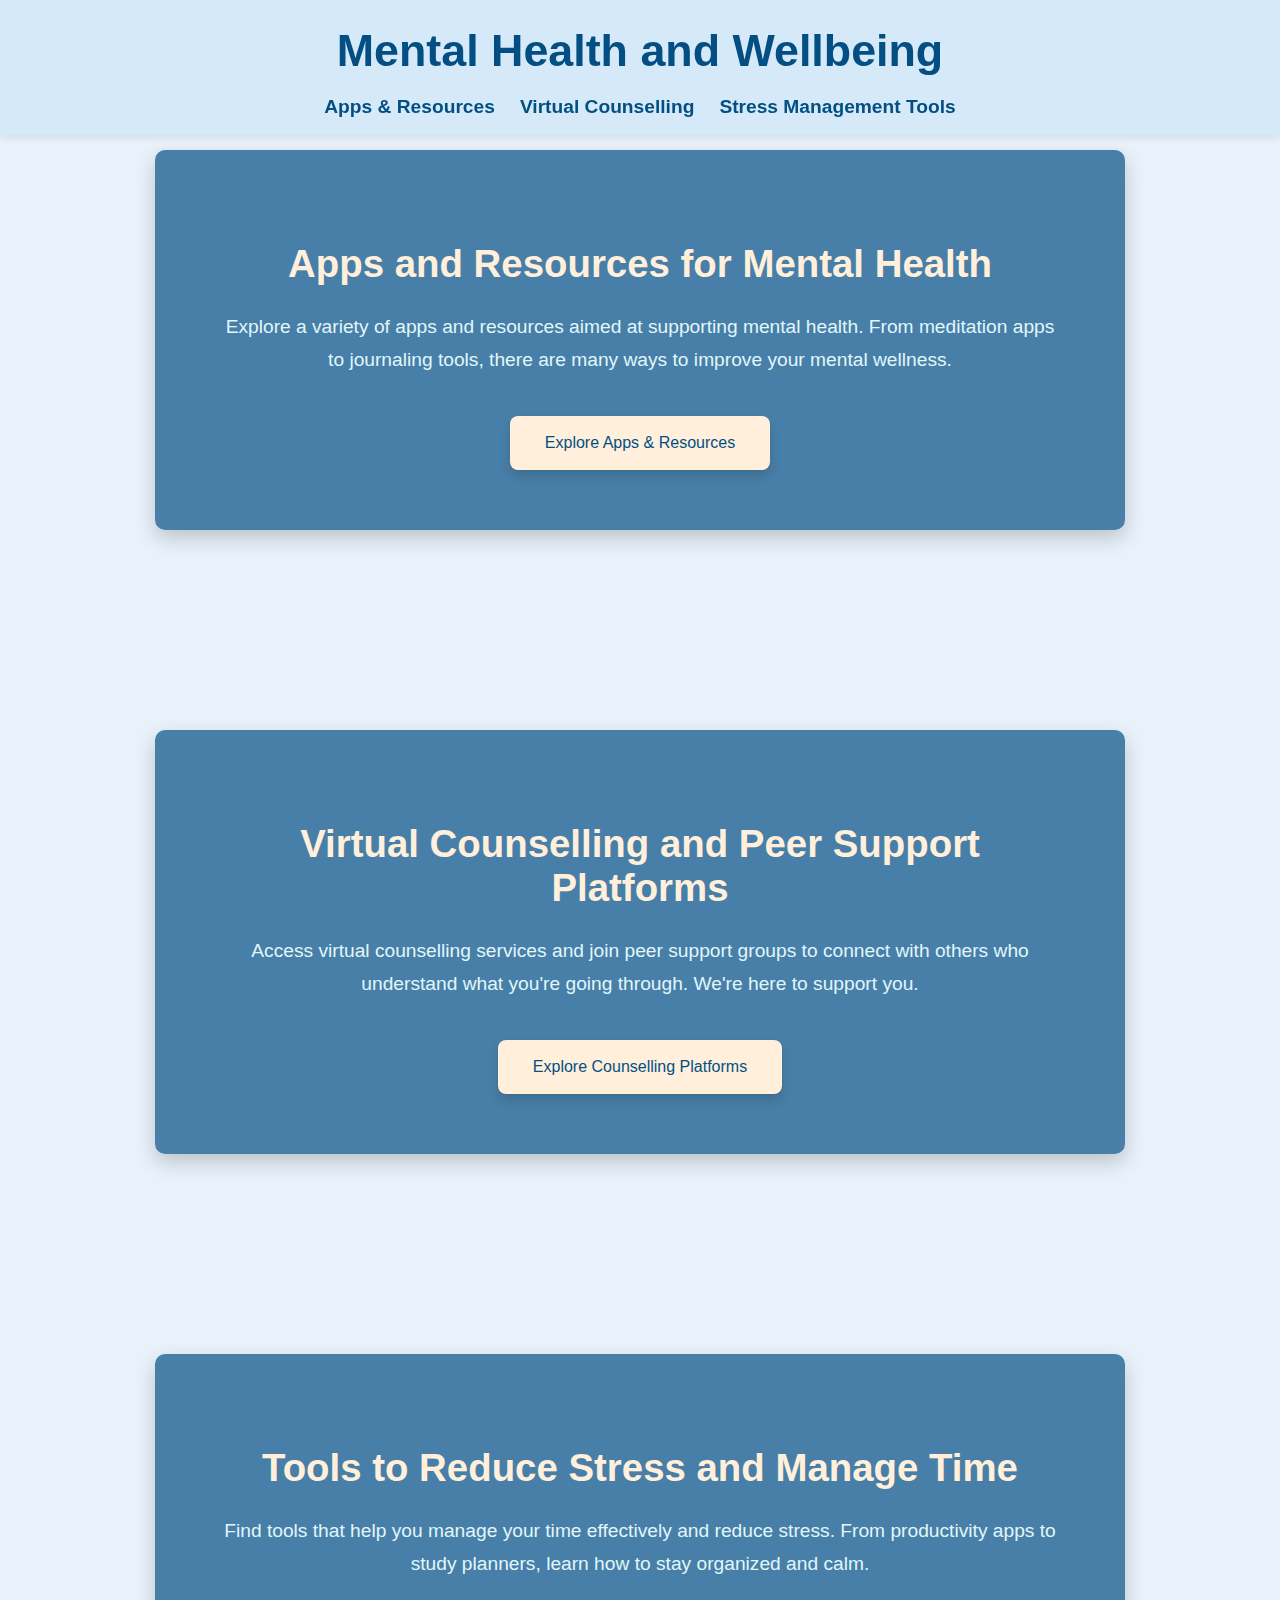
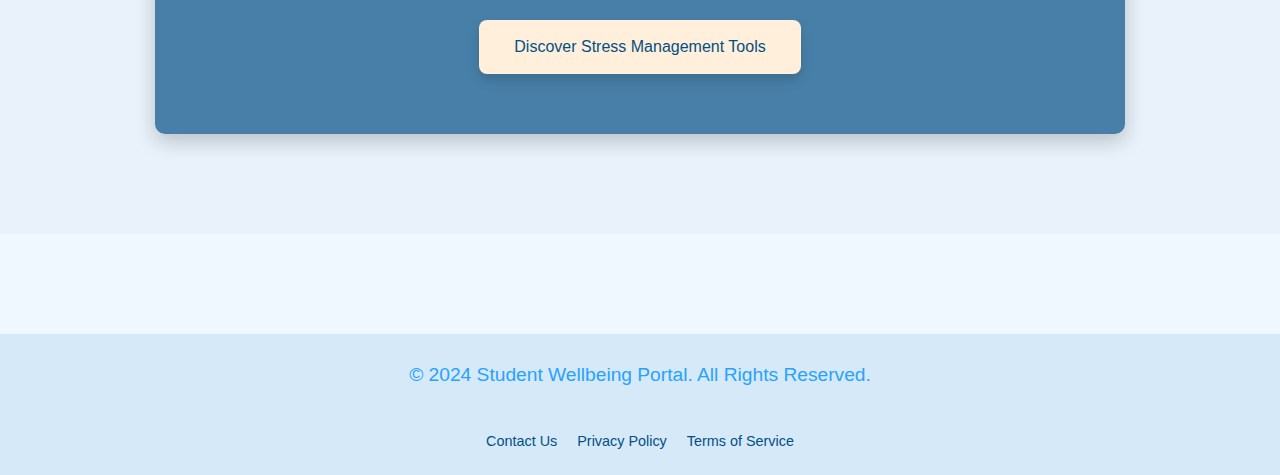
<file: index.html>
<!DOCTYPE html>
<html lang="en">
<head>
    <meta charset="UTF-8">
    <meta name="viewport" content="width=device-width, initial-scale=1.0">
    <title>Student Wellbeing Portal</title>
    <link rel="stylesheet" href="index.css">
</head>
<body>
    <header>
        <div class="header-container">
            <h1>Mental Health and Wellbeing</h1>
            <nav>
                <ul>
          <li><a href="#apps-resources" onclick="reloadAndScrollToSection('apps-resources')">Apps & Resources</a></li>
              <li><a href="#virtual-counselling" onclick="reloadAndScrollToSection('virtual-counselling')">Virtual Counselling</a></li>
               <li><a href="#stress-tools" onclick="reloadAndScrollToSection('stress-tools')">Stress Management Tools</a></li>
                </ul>
        </nav>
        </div>
    </header>

    <main>
        <section id="apps-resources" class="full-page-section">
            <div class="overlay">
        <div class="container">
           <h2>Apps and Resources for Mental Health</h2>
        <p>Explore a variety of apps and resources aimed at supporting mental health. From meditation apps to journaling tools, there are many ways to improve your mental wellness.</p>
                    <button class="explore-btn" onclick="handleButtonClick('apps-resources')">Explore Apps & Resources</button>
                </div>
            </div>
        </section>

        <section id="virtual-counselling" class="full-page-section">
            <div class="overlay">
                <div class="container">
             <h2>Virtual Counselling and Peer Support Platforms</h2>
                <p>Access virtual counselling services and join peer support groups to connect with others who understand what you're going through. We're here to support you.</p>
              <a href="s2.html"><button class="explore-btn" onclick="handleButtonClick('virtual-counselling')">Explore Counselling Platforms</button></a>
            </div>
            </div>
        </section>

        <section id="stress-tools" class="full-page-section">
            <div class="overlay">
                <div class="container">
            <h2>Tools to Reduce Stress and Manage Time</h2>
           <p>Find tools that help you manage your time effectively and reduce stress. From productivity apps to study planners, learn how to stay organized and calm.</p>
            <a href="s3.html"><button class="explore-btn" onclick="handleButtonClick('stress-tools')">Discover Stress Management Tools</button></a> 
                  </div>
            </div>
        </section>
    </main>

    <footer>
    <div class="container">
    <p style="color: #27a2ff;">&copy; 2024 Student Wellbeing Portal. All Rights Reserved.</p>
       <ul class="footer-links">
       <li><a href="#">Contact Us</a></li>
      <li><a href="#">Privacy Policy</a></li>
      <li><a href="#">Terms of Service</a></li>
            </ul>
        </div>
    </footer>

    <script src="script.js"></script>

    <script>
        function handleButtonClick(section) {
         document.body.classList.add('fade-out');
         setTimeout(function() {
          window.location.href = 's1.html';
            }, 500);
        }
    </script>
</body>
</html>
</file>
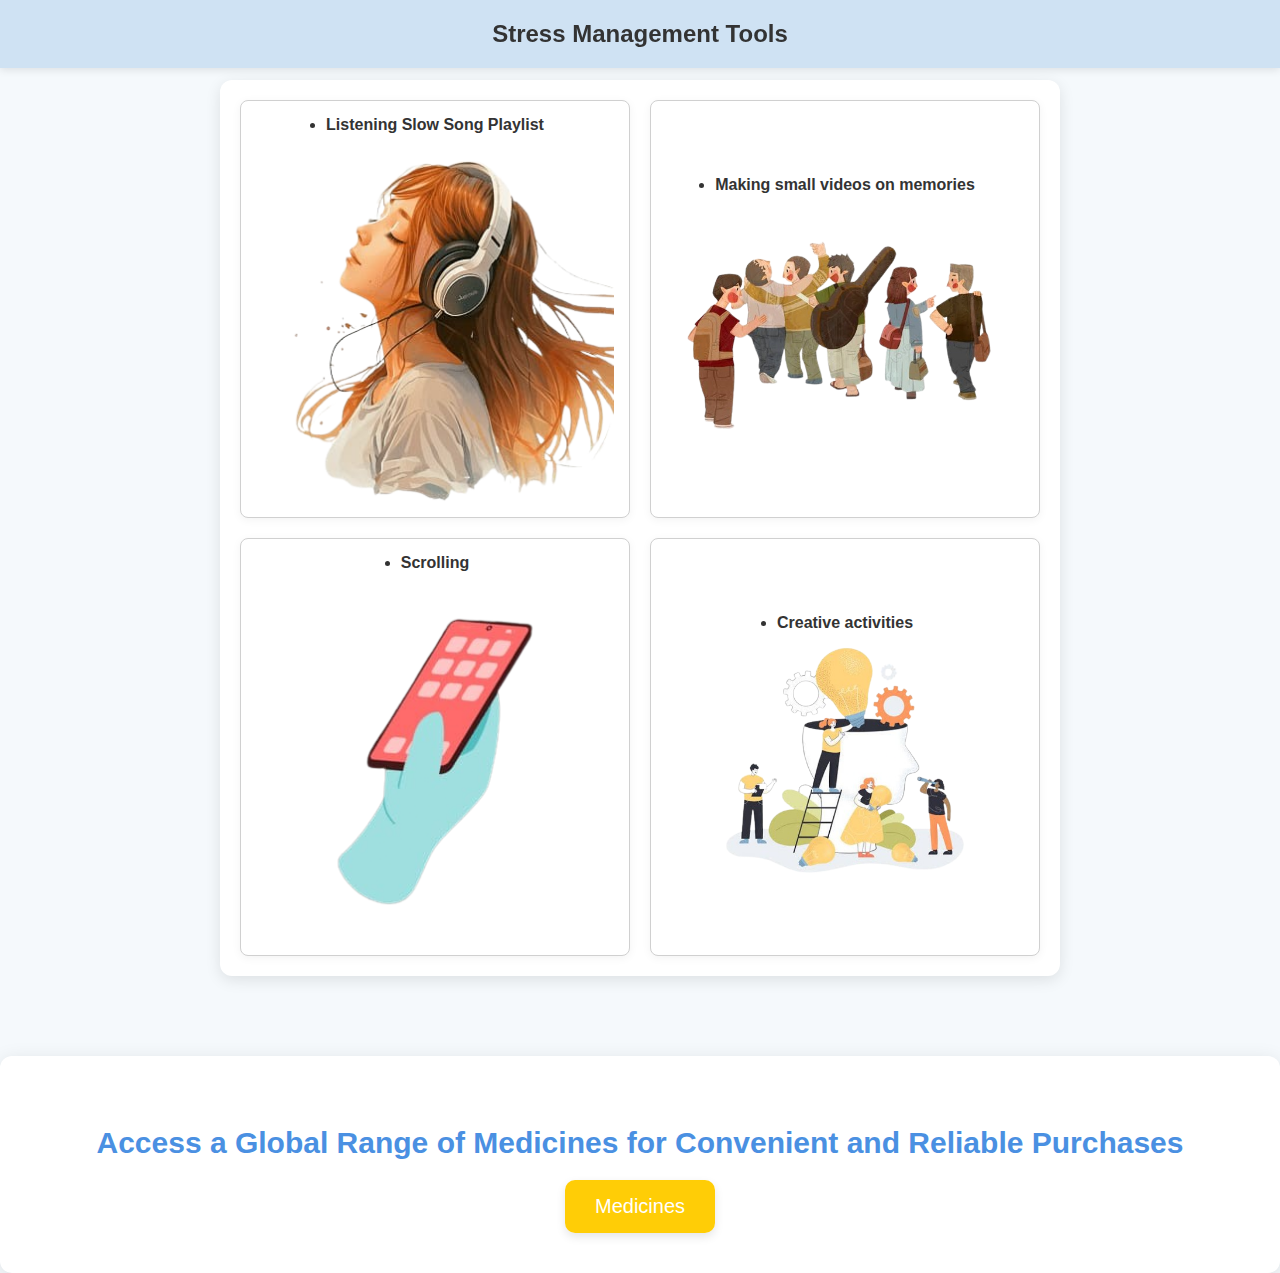
<file: audio.html>
<!DOCTYPE html>
<html lang="en">
<head>
  <meta charset="UTF-8">
  <meta name="viewport" content="width=device-width, initial-scale=1.0">
  <title>Stress Management Tools</title>
  <style>
    body {
      font-family: Arial, sans-serif;
      background-color: #f5f9fc;
      margin: 0;
      padding: 0;
      color: #333;
    }

    #header {
      background-color: #cfe2f3;
      padding: 20px 0;
      text-align: center;
      box-shadow: 0 2px 8px rgba(0, 0, 0, 0.1);
      position: fixed;
      width: 100%;
      top: 0;
      z-index: 1000;
    }

    h1 {
      margin: 0;
      font-size: 24px;
    }

    .content {
      padding-top: 80px;
      padding-bottom: 40px;
      display: flex;
      justify-content: center;
    }

    .grid-container {
      display: grid;
      grid-template-columns: 1fr 1fr;
      gap: 20px;
      max-width: 800px;
      margin: 0 auto;
      padding: 20px;
      background-color: #ffffff;
      box-shadow: 0 4px 15px rgba(0, 0, 0, 0.1);
      border-radius: 12px;
    }

    .grid-item {
      display: flex;
      align-items: center;
      justify-content: center;
      flex-direction: column;
      text-align: center;
      padding: 15px;
      background-color: #ffffff;
      border: 1px solid #d0d0d0;
      border-radius: 8px;
      box-shadow: 0 2px 10px rgba(0, 0, 0, 0.05);
      transition: transform 0.2s, box-shadow 0.2s;
    }

    .grid-item:hover {
      transform: scale(1.05);
      box-shadow: 0 5px 15px rgba(0, 0, 0, 0.15);
    }

    img {
      max-width: 100%;
      height: auto;
      margin-top: 10px;
      border-radius: 8px;
    }

    @media (max-width: 768px) {
      .grid-container {
        grid-template-columns: 1fr;
      }

      h1 {
        font-size: 20px;
      }
    }

    /* Styles for the 'DAWAI' section */
    .dawai-section {
      display: flex;
      flex-direction: column;
      align-items: center;
      justify-content: center;
      background-color: #ffffff;
      padding: 40px;
      margin-top: 40px;
      border-radius: 12px;
      box-shadow: 0 4px 20px rgba(0, 0, 0, 0.1);
      transition: all 0.3s ease-in-out;
    }

    .dawai-section:hover {
      transform: scale(1.05);
      box-shadow: 0 8px 25px rgba(0, 0, 0, 0.2);
    }

    .dawai-section p {
      font-weight: bolder;
      font-size: 30px;
      margin-bottom: 20px;
      color: #4a90e2;
    }

    .dawai-section button {
      background-color: #ffcc00f9;
      padding: 15px 30px;
      font-size: 20px;
      color: #fff;
      border: none;
      border-radius: 10px;
      cursor: pointer;
      box-shadow: 0 4px 10px rgba(0, 0, 0, 0.1);
      transition: all 0.3s ease-in-out;
    }

    .dawai-section button:hover {
      background-color: #ffb400;
      box-shadow: 0 6px 15px rgba(0, 0, 0, 0.2);
    }

  </style>
</head>
<body>

  <div id="header">
    <h1>Stress Management Tools</h1>
  </div>

  <div class="content">
    <div class="grid-container">
      <div class="grid-item">
        <li><strong>Listening Slow Song Playlist</strong></li>
        <img src="7cc16e48-5658-40e8-bf42-1a0cd44cb331-removebg-preview.png" alt="Slow Song Playlist">
      </div>
      <div class="grid-item">
        <li><strong>Making small videos on memories</strong></li>
        <img src="77d242cd-3bef-431c-afae-61a741d8cae3-removebg-preview.png" alt="Making small videos">
      </div>
      <div class="grid-item">
        <li><strong>Scrolling</strong></li>
        <img src="1bed78eb-ff17-4402-8714-9854b1e10a27-removebg-preview.png" alt="Scrolling">
      </div>
      <div class="grid-item">
        <li><strong>Creative activities</strong></li>
        <img src="a86115b0-d8d4-4f63-94af-88b861eb50c5-removebg-preview.png" alt="Creative activities">
      </div>
    </div>
  </div>

  <div class="dawai-section">
    <p>Access a Global Range of Medicines for Convenient and Reliable Purchases</p>
    <a href="https://www.netmeds.com/">
      <button>Medicines</button>
    </a>
  </div>

</body>
</html>
</file>
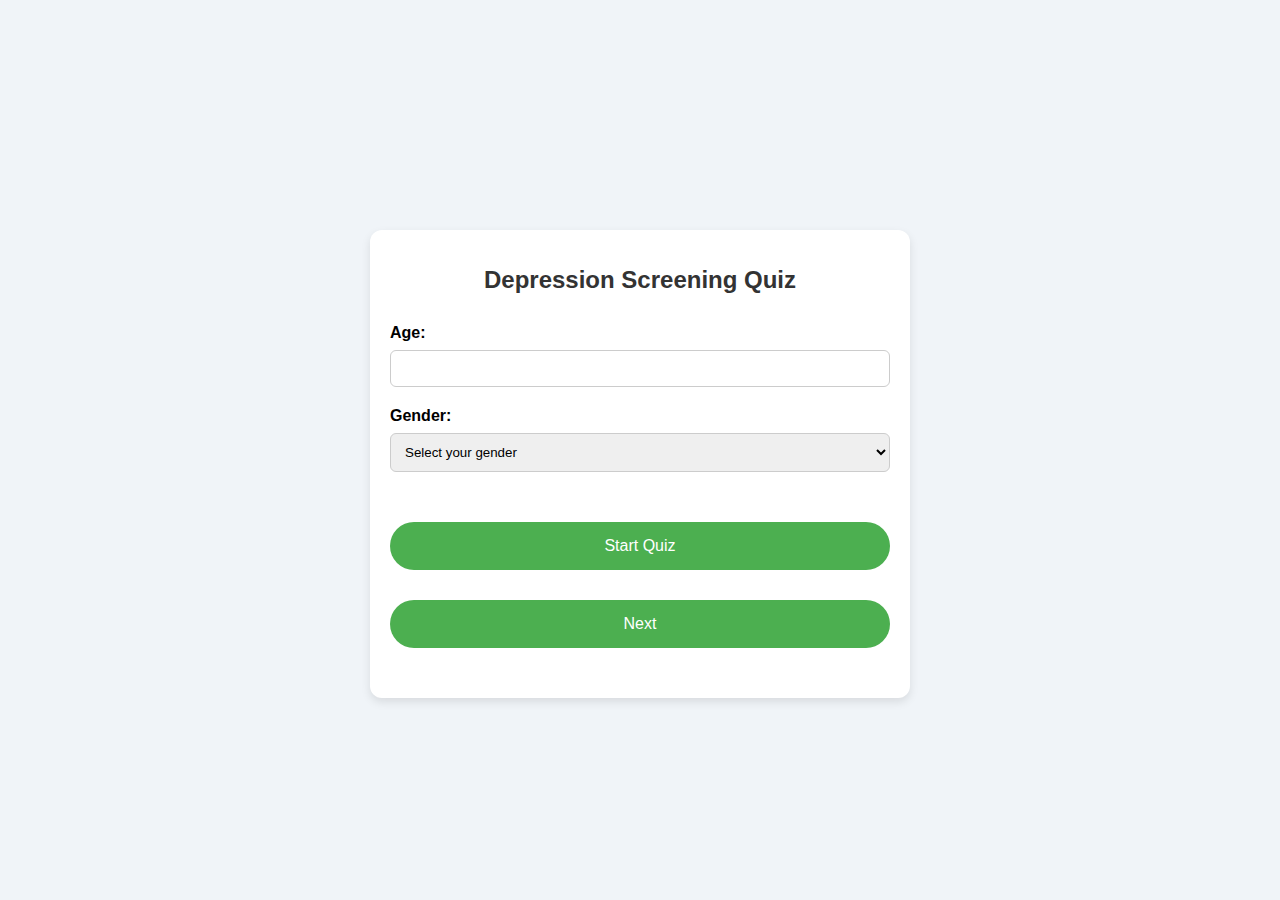
<file: quizz.html>
<!DOCTYPE html>
<html lang="en">
<head>
  <meta charset="UTF-8">
  <meta name="viewport" content="width=device-width, initial-scale=1.0">
  <title>Depression Screening Quiz</title>
  <script src="quizz.js " defer ></script>
  <style>
    body {
      font-family: 'Arial', sans-serif;
      background-color: #f0f4f8;
      margin: 0;
      padding: 0;
      display: flex;
      align-items: center;
      justify-content: center;
    }

    .container {
      width: 80%;
      max-width: 500px;
      margin: 50px auto;
      padding: 20px;
      background-color: #fff;
      border-radius: 12px;
      box-shadow: 0 4px 10px rgba(0, 0, 0, 0.1);
      text-align: center;
      position: absolute;
      top: 20vh;
    }

    h1 {
      color: #333;
      font-size: 24px;
      margin-bottom: 30px;
    }

    .form-group {
      margin-bottom: 20px;
      text-align: left;
    }

    .form-group label {
      font-size: 16px;
      font-weight: bold;
    }

    .form-group input, .form-group select {
      width: 100%;
      padding: 10px;
      margin-top: 8px;
      border: 1px solid #ccc;
      border-radius: 6px;
      box-sizing: border-box;
    }

    .question {
      font-size: 18px;
      margin-bottom: 20px;
      font-weight: 600;
    }

    .options {
      display: flex;
      justify-content: space-around;
      align-items: center;
      margin-top: 20px;
    }

    .options label {
      font-size: 16px;
      display: inline-flex;
      align-items: center;
      cursor: pointer;
      transition: background-color 0.3s ease, transform 0.2s ease;
    }

    .options input {
      margin-right: 8px;
    }

    .options label:hover {
      background-color: #e7f7e7;
      transform: scale(1.05);
    }

    button {
      background-color: #4CAF50;
      color: white;
      padding: 15px 30px;
      border: none;
      cursor: pointer;
      font-size: 16px;
      border-radius: 30px;
      width: 100%;
      transition: background-color 0.3s ease;
      margin-top: 30px;
    }

    button:hover {
      background-color: #45a049;
    }

    button:disabled {
      background-color: #ccc;
      cursor: not-allowed;
    }

    .result {
      margin-top: 20px;
      font-size: 20px;
      font-weight: bold;
      color: #333;
      text-align: center;
      margin-top: 30px;
    }

    .question-container, .quiz-form {
      display: none;
    }

    .loader {
      display: none;
      border: 8px solid #f3f3f3;
      border-top: 8px solid #4CAF50;
      border-radius: 50%;
      width: 50px;
      height: 50px;
      animation: spin 1s linear infinite;
      margin: 30px auto;
    }

    @keyframes spin {
      0% { transform: rotate(0deg); }
      100% { transform: rotate(360deg); }
    }
  </style>
</head>
<body>

  <div class="container">
    <h1>Depression Screening Quiz</h1>

    <!-- Age and Gender Form -->
    <div id="initialForm" class="quiz-form">
      <div class="form-group">
        <label for="age">Age:</label>
        <input type="number" id="age" name="age" min="1" required>
      </div>
      <div class="form-group">
        <label for="gender">Gender:</label>
        <select id="gender" name="gender" required>
          <option value="" disabled selected>Select your gender</option>
          <option value="Male">Male</option>
          <option value="Female">Female</option>
          <option value="Other">Other</option>
          <option value="Prefer not to say">Prefer not to say</option>
        </select>
      </div>
      <button onclick="startQuiz()">Start Quiz</button>
    </div>

    <!-- Quiz Questions -->
    <div id="questionContainer" class="question-container">
      <!-- Question will be dynamically inserted here -->
    </div>

    <button id="nextButton" onclick="nextQuestion()">Next</button>
    
    <div id="result" class="result"></div>
    
    <div id="loader" class="loader"></div>
  </div>

  
</body>
</html>
</file>
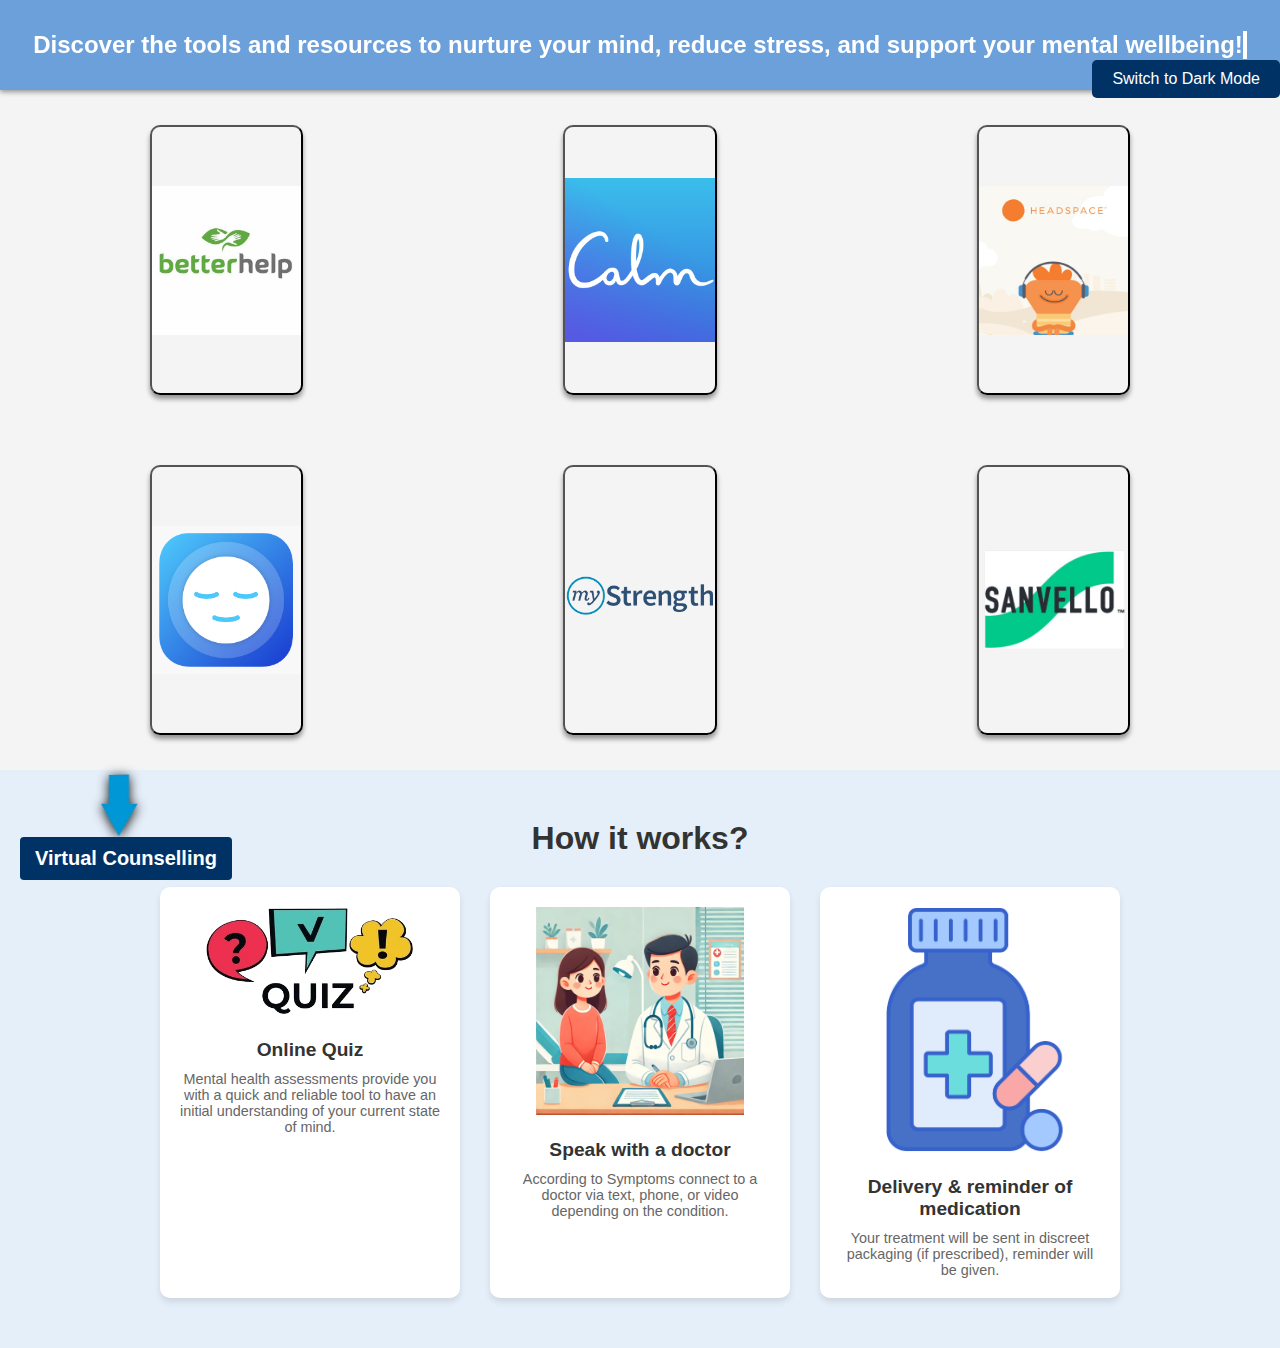
<file: s1.html>
<!DOCTYPE html>
<html lang="en">
<head>
  <meta charset="UTF-8">
  <meta name="viewport" content="width=device-width, initial-scale=1.0">
  <title>Document</title>
 <link rel="stylesheet" href="s1c.css">
<script src="s1j.js" defer></script>
</head>
<body class="light-mode">
  <div id="bar" style="display: flex; align-items: center; justify-content: center;">
    <h1 id="header">Discover the tools and resources to nurture your mind, reduce stress, and support your mental wellbeing!</h1>
  </div>

  <div id="appp">
    <a href="https://www.betterhelp.com/"><button class="app" style="background-image: url(betterhelp.jpg);"></button></a>
    <a href="https://www.calm.com/"><button class="app" style="background-image: url(calm.png);"></button></a>
    <a href="https://www.headspace.com/"><button class="app" style="background-image: url(headspace.jpeg);"></button></a>
  </div>

  <div id="apppss">
    <a href="https://www.anxietycanada.com/resources/mindshift-cbt/"><button class="app" style="background-image: url(mindshift.png);"></button></a>
    <a href="https://mystrength.com/"><button class="app" style="background-image: url(mystrength.png);"></button></a>
    <a href="https://www.sanvello.com/blog/tag/self-care/"><button class="app" style="background-image: url(sanvello.png);"></button></a>
  </div>
  <img src="360_F_498891105_gkItqx7y1xlIFzVlryJ9VToFWVmgZa2M-removebg-preview.png"  class="imga">
  <a href="s2.html"><button class="k" onclick="">Virtual Counselling</button></a>
  
  
  <div id="resources">
   




  </div>

  <button id="mode-toggle" onclick="toggleMode()">Switch to Dark Mode</button>
<div id="working">

  <!-- HIW -->
<section id="how-it-works" style="background-color: #e5effa; padding: 50px 0;">
  <div style="text-align: center; margin-bottom: 30px;">
    <h2 style="font-size: 2rem; margin-bottom: 20px; color: #333;">How it works?</h2>
  </div>
  <div style="display: flex; justify-content: center; gap: 30px; flex-wrap: wrap; max-width: 1200px; margin: 0 auto;">

    <!--quizz-->
    <div style="background-color: #ffffff; padding: 20px; border-radius: 10px; box-shadow: 0 4px 6px rgba(0, 0, 0, 0.1); width: 300px; text-align: center;">
      <img src="quiz-logo-comic-style-brainy-260nw-2139503509-removebg-preview.png" alt="Online Visit" style="width: 80%; height: auto; margin-bottom: 20px;"/>
      <h3 style="font-size: 1.2rem; margin-bottom: 10px; color: #333;">Online Quiz</h3>
      <p style="color: #666; font-size: 0.9rem;">Mental health assessments provide you with a quick and reliable tool to have an initial understanding of your current state of mind.</p>
    </div>

    <!-- Speak -->
    <div style="background-color: #ffffff; padding: 20px; border-radius: 10px; box-shadow: 0 4px 6px rgba(0, 0, 0, 0.1); width: 300px; text-align: center;">
      <img src="g.jpg" alt="Speak with a doctor" style="width: 80%; height: auto; margin-bottom: 20px;"/>
      <h3 style="font-size: 1.2rem; margin-bottom: 10px; color: #333;">Speak with a doctor</h3>
      <p style="color: #666; font-size: 0.9rem;">According to Symptoms connect to a doctor via text, phone, or video depending on the condition.</p>
    </div>

    <!--Delivery -->
    <div style="background-color: #ffffff; padding: 20px; border-radius: 10px; box-shadow: 0 4px 6px rgba(0, 0, 0, 0.1); width: 300px; text-align: center;">
      <img src="6213580.png" alt="Delivery of medication" style="width: 80%; height: auto; margin-bottom: 20px;"/>
      <h3 style="font-size: 1.2rem; margin-bottom: 10px; color: #333;">Delivery & reminder of medication</h3>
      <p style="color: #666; font-size: 0.9rem;">Your treatment will be sent in discreet packaging (if prescribed), reminder will be given.</p>
    </div>
    
  </div>
</section>

</div>
</body>
</html>
</file>
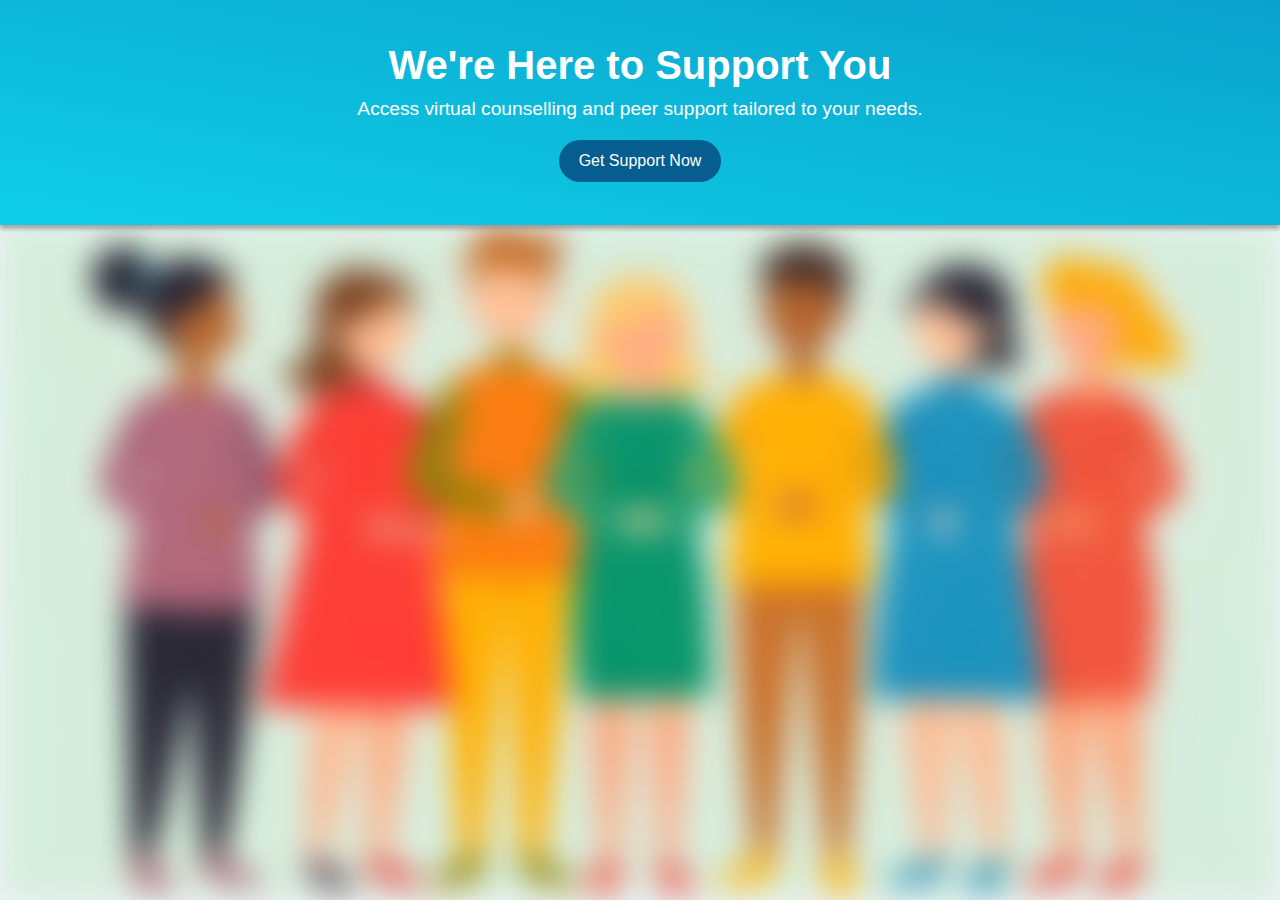
<file: s2.html>
<!DOCTYPE html>
<html lang="en">
<head>
  <meta charset="UTF-8">
  <meta name="viewport" content="width=device-width, initial-scale=1.0">
  <title>Virtual Support Page</title>
<link rel="stylesheet" href="s2c.css">
</head>
<body>
  <header>
    <h1>We're Here to Support You</h1>
    <p>Access virtual counselling and peer support tailored to your needs.</p>
    <a href="s3.html"><button>Get Support Now</button></a>
    
  </header>
  
  <div id="ii"></div>
 
  <div id="main">
    <a style="text-decoration: none;" href="https://buddyhelp.org/"><button class="bo" style="color: black; animation: slide-in-left 1.5s ease-out forwards; ">
      <img src="WhatsApp_Image_2024-11-20_at_12.17.26_7d3c888b-removebg-preview.png" alt="Chat Box">
      <p >
        <b>CHAT BOX</b><br><br>"A global platform enabling users to communicate with the world while staying anonymous."
      </p>
    </button></a>
    
    
    <a style="text-decoration: none;" href="https://markmanson.net/5-books-for-dealing-with-anxiety-and-depression">
      <button class="bo" style="animation: slide-in-bottom  1.3s ease-out forwards; ">
        <img src="WhatsApp_Image_2024-11-20_at_12.28.01_761ec25e-removebg-preview.png" alt="Resource Library">
        <p style="color: black;">
          <b>RESOURCE LIBRARY</b><br><br>"Explore a curated collection of mental health tools, articles, and self-help resources designed to support students in managing stress and improving well-being."
        </p>
      </button>
    </a>

    <a style="text-decoration: none;" href="https://www.innerpeacefellowship.org/how-to-meditate/?gad_source=1">
      <button class="bo" style="animation: slide-in-right 1.5s ease-out forwards; ">
        <img src="WhatsApp_Image_2024-11-20_at_16.03.42_ec939a88-removebg-preview.png" alt="Meditation">
        <p style="color: black;">
          <b>MEDITATION</b><br><br>"Discover meditation practices that promote relaxation, reduce stress, and enhance mental clarity, fostering emotional balance and overall well-being."
        </p>
      </button>
    </a>
  </div>
</body>
</html>
</file>
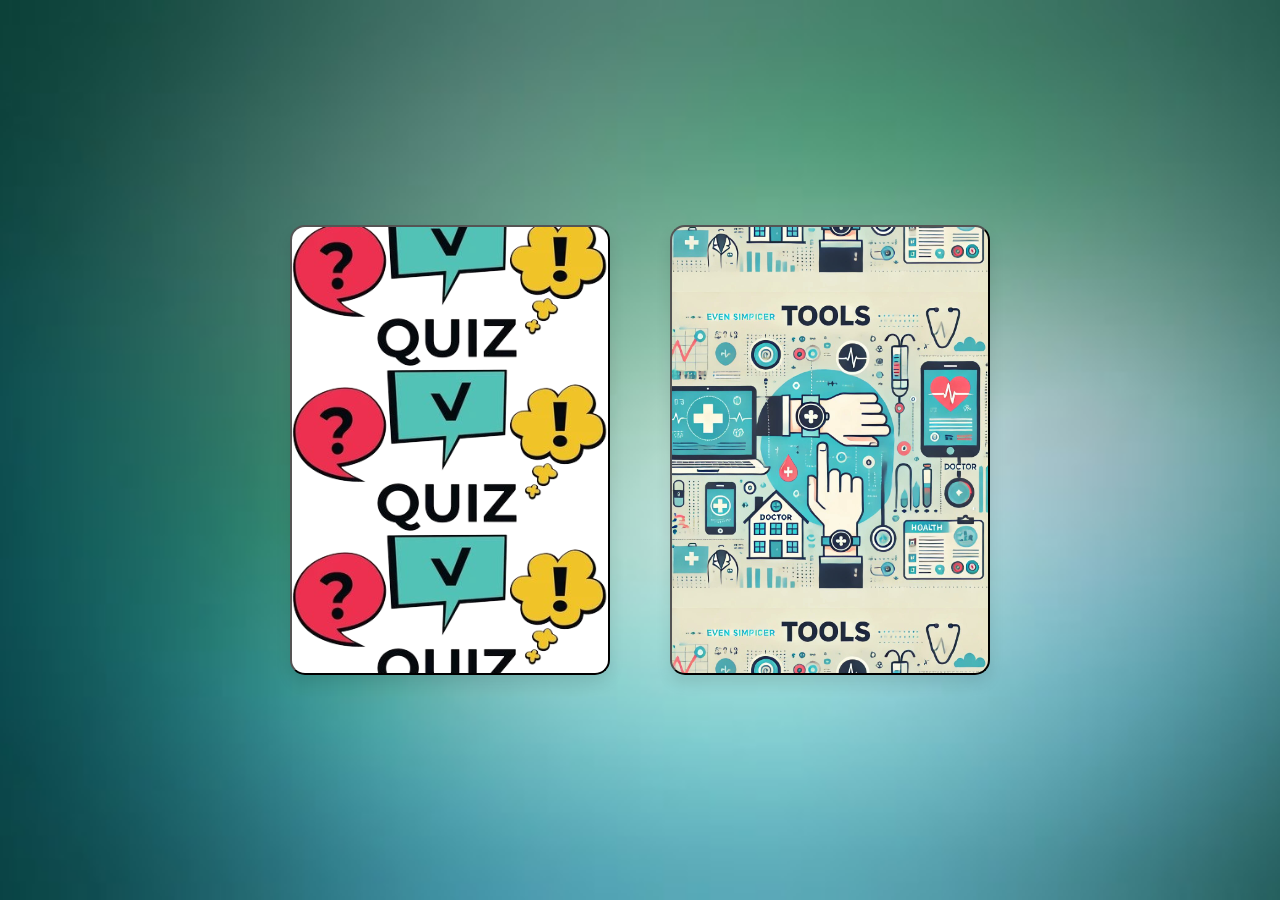
<file: s3.html>
<!DOCTYPE html>
<html lang="en">
<head>
  <meta charset="UTF-8">
  <meta name="viewport" content="width=device-width, initial-scale=1.0">
  <title>Interactive Hub</title>
  <link rel="stylesheet" href="s3c.css">
</head>
<body style="background-image: url(baCK.jpeg); background-size: cover; background-position: center;" >
  <div id="key">
    <a href="quizz.html" style=" animation: slideDown 1.3s ease-out forwards ;">
      <button class="t" style="background-image: url('quiz-logo-comic-style-brainy-260nw-2139503509-removebg-preview.png');">
        <span></span>
      </button>
    </a>
    <a href="audio.html" style="text-decoration: none; animation: slideUp 1.3s ease-out forwards
    ;">
      <button class="t" style="background-image:url(agc.jpg);">     <span></span>
      </button>
    </a>
  </div>
</body>
</html>
</file>
<file: index.css>
body {
    font-family: 'Helvetica Neue', sans-serif;
    background-color: #f0f8ff;
    color: #333;
    margin: 0;
    padding: 0;
    box-sizing: border-box;
}

/*Header*/
header {
    background-color: #d6e9f8;
    padding: 25px 0;
    text-align: center;
    box-shadow: 0 2px 8px rgba(0, 0, 0, 0.1);
    z-index: 1000;
    position: fixed;
    height: 9.4vh;
    width: 100vw;
}

.header-container h1 {
    margin: 0;
    font-size: 2.8rem;
    color: #034f84;
}

nav ul {
    list-style: none;
    padding: 0;
    margin: 20px 0 0;
    display: flex;
    justify-content: center;
    gap: 25px;
}

nav ul li a {
    text-decoration: none;
    color: #034f84;
    font-weight: 600;
    font-size: 1.2rem;
    transition: color 0.3s;
}

nav ul li a:hover {
    color: black;
}

/* Main */
main {
    padding: 50px 0;


}

.full-page-section {
    background-color: #e9f2fb;
    background-size: cover;
    background-position: center;
    padding: 100px 0;
    position: relative;
    color: #fff;
    text-align: center;
   
}

.overlay {
    background: rgba(3, 79, 132, 0.7);
    padding: 60px;
    border-radius: 10px;
    max-width: 850px;
    margin: 0 auto;
    box-shadow: 0 8px 20px rgba(0, 0, 0, 0.2);

}

.container h2 {
    font-size: 2.4rem;
    margin-bottom: 25px;
    color: #ffefdb;
}

.container p {
    font-size: 1.2rem;
    line-height: 1.7;
    margin-bottom: 40px;
    color: #e0f7fa;
}

.explore-btn {
    background-color: #ffefdb;
    color: #034f84;
    border: none;
    padding: 18px 35px;
    font-size: 1rem;
    cursor: pointer;
    border-radius: 8px;
    box-shadow: 0 6px 12px rgba(0, 0, 0, 0.15);
    transition: background-color 0.3s, transform 0.3s, box-shadow 0.3s;
}

.explore-btn:hover {
    background-color: #ffddcc;
    transform: translateY(-3px);
    box-shadow: 0 10px 20px rgba(0, 0, 0, 0.2);
}

/* Footer*/
footer {
    background-color: #d6e9f8;
    text-align: center;
    padding: 25px 0;
    margin-top: 50px;
}

footer p {
    margin: 0;
    font-size: 0.95rem;
    color: #666;
}

.footer-links {
    list-style: none;
    padding: 0;
    margin: 15px 0 0;
    display: flex;
    justify-content: center;
    gap: 20px;
}

.footer-links li a {
    text-decoration: none;
    color: #034f84;
    font-size: 0.9rem;
    transition: color 0.3s;
}

.footer-links li a:hover {
    color: #27a2ff;
}

/* Fade-out*/
.fade-out {
    animation: fadeOut 1s forwards;
}

@keyframes fadeOut {
    0% {
        opacity: 1;
    }
    100% {
        opacity: 0;
    }
}
@media (max-width:768px){
    .header-container h1{
        font-size: 2rem;
    }
}
</file>
<file: s1c.css>
* {
  margin: 0;
  padding: 0;
  box-sizing: border-box;
  transition: all 0.3s ease;
}

body {
  font-family: Arial, sans-serif;
  background-color: #f4f4f4; 
  color: black;
  transition: all 0.3s ease;
}

.light-mode {
  background-color: #f4f4f4;
  color: black;
}

.dark-mode {
  background-color: #121212;
  color: white;
}

#bar {
  background-color:#6ba0da;
  color: white;
  text-align: center;
  padding: 10px 0;
  position: sticky;
  top: 0;
  z-index: 1000;
  box-shadow: 0 2px 5px rgba(0, 0, 0, 0.1);
  height: 10vh;
}

h1 {
  margin: 0;
  font-size: 1.5rem;
  overflow: hidden;
  white-space: nowrap;
  border-right: 4px solid #fff;
  animation: typing 4s steps(40) 1s 1 normal both, blink 0.75s step-end infinite;
}

@keyframes blink {
  50% {
    border-color: transparent;
  }
}

@keyframes typing {
  from {
    width: 0;
  }
  to {
    width: 100%;
  }
}

h1.typing-complete {
  border-right: none;
}

.app {
  height: 30vh;
  width: 12vw;
  background: linear-gradient(45deg, #FFEB3B, #8BC34A);
  margin: 15px;
  box-shadow: 0 4px 6px rgba(255, 255, 255, 0.2);
  border-radius: 10px;
  transition: all 0.3s ease-in-out;
  display: flex;
  align-items: center;
  justify-content: center;
  cursor: pointer;
  background-size: contain;
  background-repeat: no-repeat;
  background-position: center;
}

.app:hover {
  width: 13vw;
  height: 32vh;
  box-shadow: 0 8px 15px rgba(255, 255, 255, 0.3);
  transform: translateY(-5px);
}

.app:active {
  width: 11.9vw;
  height: 30vh;
  transition: none;
}

#appp, #apppss {
  display: flex;
  align-items: center;
  justify-content: space-around;
  flex-wrap: wrap;
  padding: 20px;
}

@media (max-width: 768px) {
  .app {
    width: 25vh;
    height: 35vh;
  }

  h1 {
    font-size: 1.2rem;
  }

  .app:hover {
    width: 27vh;
    height: 35vh;
  }

  .app:active {
    width: 25vh;
    height: 32vh;
    transition: none;
  }
}

@media (max-width: 480px) {
  .app {
    width: 70vw;
    height: 15vh;
  }

  h1 {
    font-size: 1rem;
  }
}

#mode-toggle {
  position: fixed;
  top: 60px;
  right: 0%;
  background-color: #013266;
  color: white;
  border: none;
  padding: 10px 20px;
  font-size: 1rem;
  cursor: pointer;
  border-radius: 5px;
  transition: background-color 0.3s ease;
  z-index: 2000;
}

#mode-toggle:hover {
  background-color: #45a049;
}

.light-mode .app {
  box-shadow: 0 4px 5px rgba(0, 0, 0, 0.4);
}

.light-mode #bar {
  box-shadow: 0 2px 5px rgba(0, 0, 0, 0.4);

}
.k {
position: fixed;
left: 20px;
bottom: 20px;
font-size: 20px;
padding: 10px 15px;
background-color: #013266; 
color: white; 
border: none;
border-radius: 4px;
cursor: pointer;
transition: all 0.3s ease;
z-index: 1000;
font-weight: bolder;
}

.k:hover {
background-color: #45a049;

}
@media (max-width: 768px) {
.k {
bottom: 10px; 
font-size: 18px;
padding: 8px 12px;
}
}

@media (max-width: 480px) {
.k {
bottom: 5px; 
left: 10px;
font-size: 16px;
padding: 6px 10px;
}
}
.imga{
bottom: 60px;
position: fixed;
left: 85px;
height: 10vh;
filter: drop-shadow(0px 2px 6px #121212);
animation: bounce 2s infinite;

}


@keyframes bounce {
0%, 20%, 50%, 80%, 100%{
transform: translateY(0);
}
40% {
transform: translateY(-20px);
}
60% {
transform: translateY(-10px);
}
}

@media(max-width:768px){
.imga{
bottom: 40px;
left: 70px;
height: 10vh;
}
}
</file>
<file: s2c.css>
* {
  margin: 0;
  padding: 0;
  box-sizing: border-box;
  font-family: Arial, sans-serif;
}

body {
  background-color: #f0f4f8;
  font-family: 'Poppins', sans-serif;
}

header {
  display: flex;
  justify-content: center;
  align-items: center;
  text-align: center;
  flex-direction: column;
  height: 25vh;
  width: 100vw;
  background: linear-gradient(to bottom left, #0aa2cc, #0fcee7);
  color: #fff;
  padding: 20px;
  box-shadow: 0px 4px 4px rgba(148, 141, 141, 0.737);
}

h1 {
  font-size: 2.5rem;
  margin-bottom: 10px;
}

p {
  font-size: 1.2rem;
  margin-bottom: 20px;
}

button {
  background-color: #065d8f;
  color: #fff;
  border: none;
  padding: 12px 20px;
  border-radius: 25px;
  font-size: 1rem;
  cursor: pointer;
  transition: background-color 0.3s, transform 0.2s;
}

button:hover {
  background-color: #148f77;
  transform: translateY(-3px);
}

@media (max-width: 768px) {
  h1 {
    font-size: 2.1rem;
    margin-bottom: 15px;
  }
  p {
    font-size: 1.4rem;
  }
  button {
    font-size: 1rem;
  }
}

@media (max-width: 480px) {
  h1 {
    font-size: 1.6rem;
  }

  p {
    font-size: 0.9rem;
  }

  button {
    padding: 8px 16px;
    font-size: 0.85rem;
  }
}

#main {
  position: absolute;
  height: 70vh;
  width: 100vw;
  display: flex;
  align-items: center;
  justify-content: space-around;
  flex-wrap: wrap;
}

#ii {
  height: 75%;
  width: 100vw;
  position: absolute; 
  top: 25vh;
  background-image: url(157b13d4-0174-4d9f-8013-a445b5fe7813.jpg);
  background-size: cover;
  background-position: center;
  background-repeat: no-repeat;
  background-position: top center;
  z-index: -1;
  filter: blur(16px);
  display: flex;
  align-items: center;
  justify-content: center;
}

.bo {
  width: 30vw;
  height: 35vh;
  margin: 20px;
  display: flex;
  align-items: center;
  background-color: #f9eeee;
  border-radius: 15px;
  box-shadow: 2px 4px 10px rgb(0, 0, 0);
  transition: transform 0.2s;
  overflow: hidden;
  opacity: 0; /* Default opacity for animation */
}

.bo:hover {
  transform: translateY(-5px);
  background-color: rgb(190, 236, 239);
}

.bo img {
  width: 60%;
  height: 60%;
  object-fit: contain;
  position: relative;
  left: -20px;
}

/* Keyframes for animations */
@keyframes slide-in-left {
  0% {
    transform: translateX(-100vw);
    opacity: 0;
  }
  100% {
    transform: translateX(0);
    opacity: 1;
  }
}

@keyframes slide-in-right {
  0% {
    transform: translateX(100vw);
    opacity: 0;
  }
  100% {
    transform: translateX(0);
    opacity: 1;
  }
}

@keyframes slide-in-bottom {
  0% {
    transform: translateY(100vh);
    opacity: 0;
  }
  100% {
    transform: translateY(0);
    opacity: 1;
  }
}



@media (max-width: 768px) {
  .bo {
    width: 60vw;
    height: 27vh;
  }
}

@media (max-width: 480px) {
  .bo {
    width: 45vw;
    height: 20vh;
  }
}
</file>
<file: s3c.css>
* {
      margin: 0;
      padding: 0;
      box-sizing: border-box;
      font-family: 'Arial', sans-serif;
    }

    body {
      display: flex;
      justify-content: center;
      align-items: center;
      height: 100vh;
   
      background-image: linear-gradient(120deg, #f0f4f8, #d9e6f2);
      color: #333;
    }

    #key {
      display: flex;
      align-items: center;
      justify-content: center;
      flex-wrap: wrap;
      width: 100%;
      max-width: 1200px;
      padding: 20px;
      gap: 30px;
    }

    .t {
      height: 50vh;
      width: 25vw;
      margin: 15px;
      box-shadow: 0px 8px 15px rgba(0, 0, 0, 0.1);
      border-radius: 15px;
      overflow: hidden;
      background-color: #fff;
      display: flex;
      align-items: center;
      justify-content: center;
      transition: all 0.3s ease-in-out;
      text-decoration: none;
      color: #333;
      font-size: 1.2rem;
      font-weight: bold;
      background-size: contain;
      background-position: center;
      position: relative;
    }

    .t:hover {
      cursor: pointer;
      transform: translateY(-10px);
      box-shadow: 0px 15px 25px rgba(0, 0, 0, 0.2);
    }

    .t::after {
      content: '';
      position: absolute;
      top: 0;
      left: 0;
      width: 100%;
      height: 100%;
      background-color: rgba(0, 0, 0, 0.3);
      transition: all 0.3s ease;
      opacity: 0;
    }

    .t:hover::after {
      opacity: 1;
    }

    .t span {
      z-index: 2;
    }

    /* Responsive Design */
    @media (max-width: 768px) {
      .t {
        width: 90vw;
        height: 200px;
      }
    }
    @keyframes slideDown{
      0%{
        transform: translateY(-1000px);
      }
      
      100%{
        transform: translateY(0px);
      }
    }
    @keyframes slideUp{
      0%{
        transform:translateY(1000px);
      }
      100%{
        transform: translateY(0px);
      }
    }
</file>
